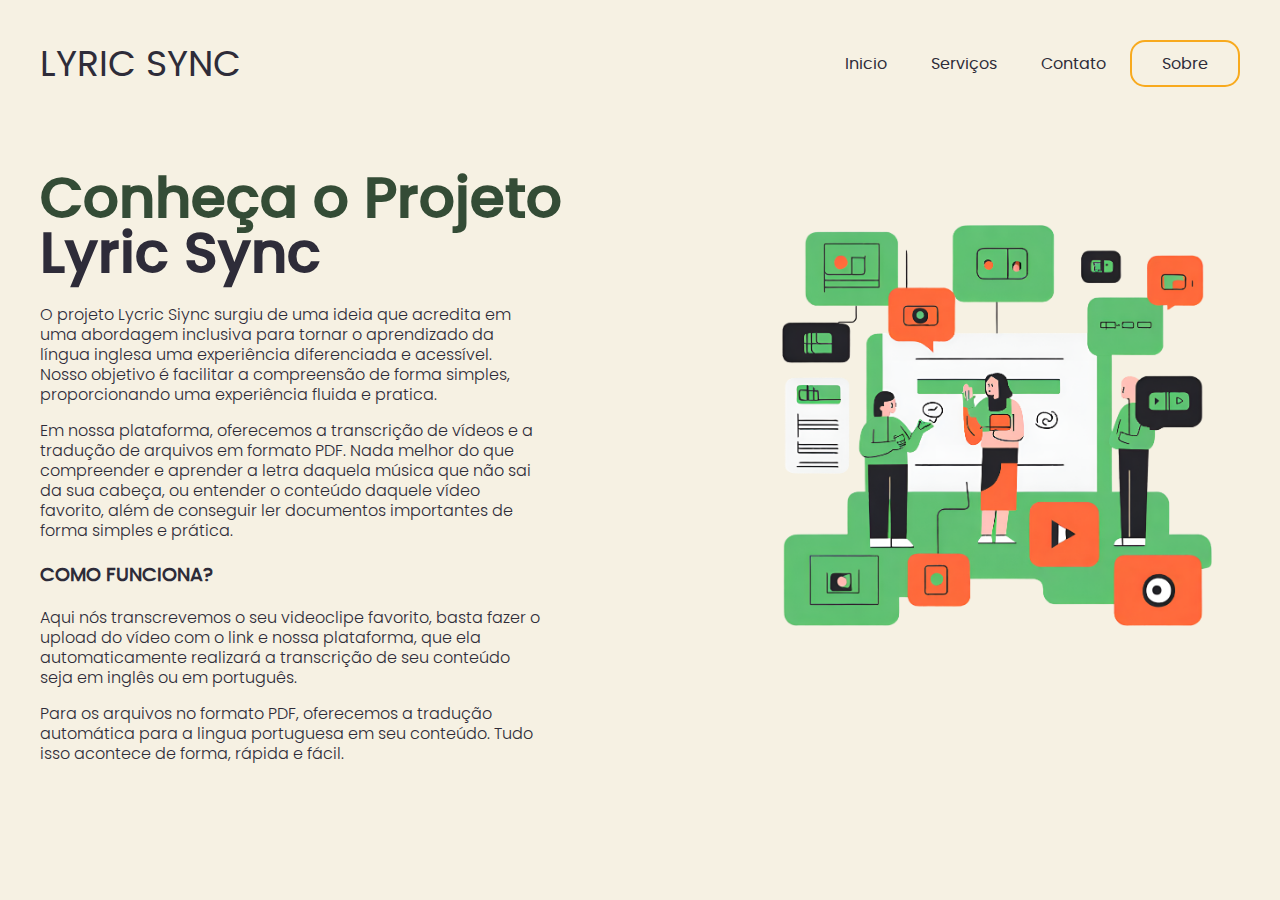
<file: templates/index.html>
<!DOCTYPE html>
<html lang="en" dir="ltr">
<head>
    <meta charset="UTF-8">
    <meta name="viewport" content="width=device-width, initial-scale=1.0">
    <title>LYRIC SYNC</title>
    <link href="../static/css/style.css" rel="stylesheet">
    <link href="../static/css/fonts.css" rel="stylesheet">
    <link href="../static/css/media.css" rel="stylesheet">
    <link rel="web icon" type="png" href="../static/images/03.png">
</head>
<body>
    <header>
        <div id="title">
            <h1>LYRIC SYNC</h1>
            <h1></h1>
        </div>

        <ul>
            <a href="./index"><li>Inicio</li></a>
            <a href="./servicos"><li>Serviços</li></a>
            <a href="./contato"><li>Contato</li></a>
            <a href="./sobre" id="sobre-btn"><li>Sobre</li></a>
        </ul>
    </header>

    <main>
        
        <aside>
            <h2><span>Conheça o Projeto</span></h2>
            <h2>Lyric Sync</h2>
            <p>O projeto Lycric Siync surgiu de uma ideia que acredita em uma abordagem inclusiva para tornar o aprendizado da língua inglesa uma experiência diferenciada e acessível. Nosso objetivo é facilitar a compreensão de forma simples, proporcionando uma experiência fluida e pratica.
            </p>
            <p>Em nossa plataforma, oferecemos a transcrição de vídeos e a tradução de arquivos em formato PDF. Nada melhor do que compreender e aprender a letra daquela música que não sai da sua cabeça, ou entender o conteúdo daquele vídeo favorito, além de conseguir ler documentos importantes de forma simples e prática.
            </p>
            <h3>COMO FUNCIONA?</h3>
            <p>Aqui nós transcrevemos o seu videoclipe favorito, basta fazer o upload do vídeo com o link e nossa plataforma, que ela automaticamente realizará a transcrição de seu conteúdo seja em inglês ou em português. </p>
            <p>Para os arquivos no formato PDF, oferecemos a tradução automática para a lingua portuguesa em seu conteúdo. Tudo isso acontece de forma, rápida e fácil.</p>
        </aside>
        <article>
            <br><br><br>
            <img style="width: 430px;" src="../static/images/tete.png" alt="img index">
        </article>
    </main>
    
</body>
</html>
</file>
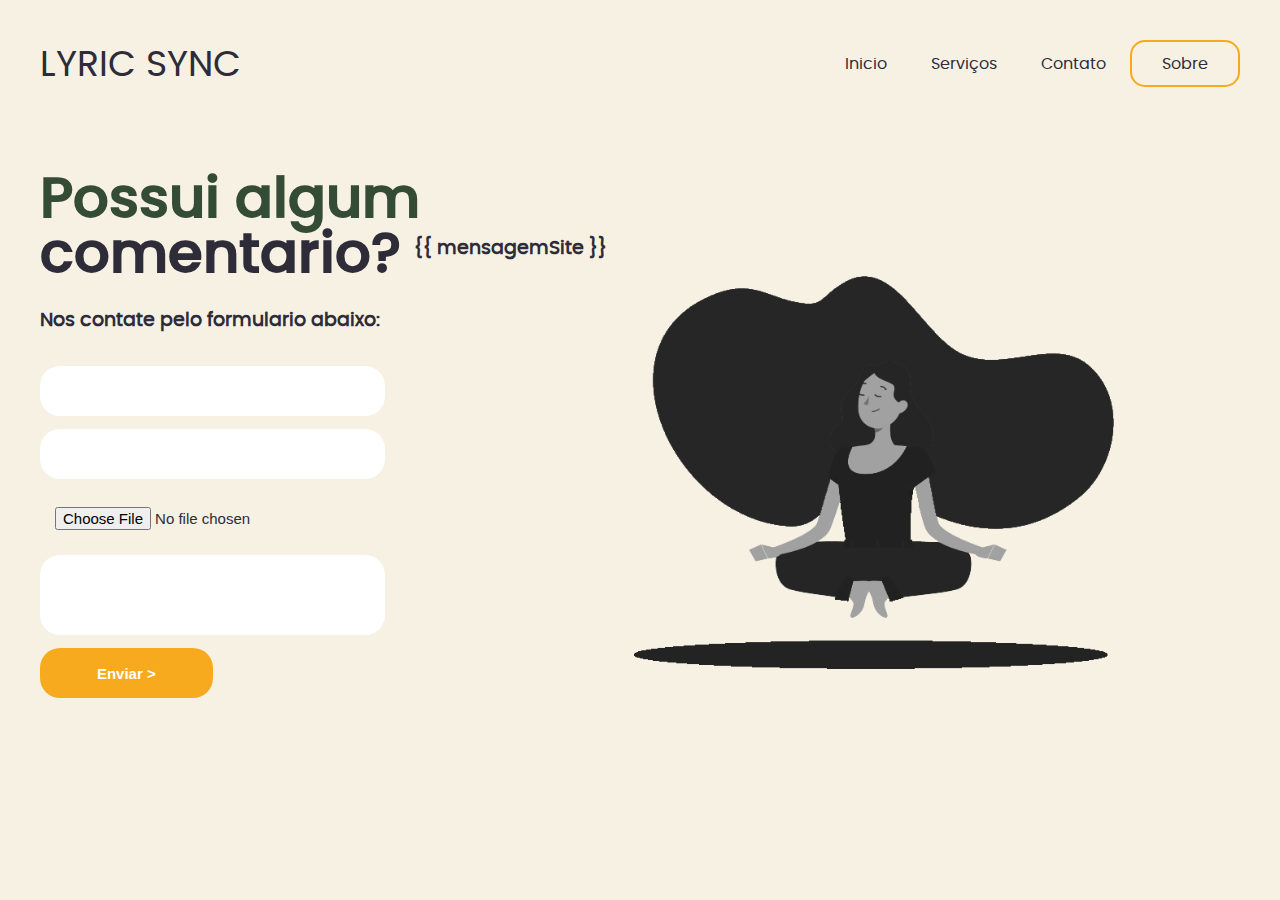
<file: templates/contato.html>
<!DOCTYPE html>
<html lang="en">
    <head>
        <meta charset="UTF-8">
        <meta name="viewport" content="width=device-width, initial-scale=1.0">
        <title>Contato</title>
        <link href="../static/css/style.css" rel="stylesheet">
        <link href="../static/css/fonts.css" rel="stylesheet">
        <link href="../static/css/media.css" rel="stylesheet">
        <link rel="web icon" type="png" href="../static/images/03.png">
    </head>
    <body>
        <header>
            <div id="title">
                <h1>LYRIC SYNC</h1>
            </div>
    
            <ul>
                <a href="./index"><li>Inicio</li></a>
                <a href="./servicos"><li>Serviços</li></a>
                <a href="./contato"><li>Contato</li></a>
                <a href="./sobre" id="sobre-btn"><li>Sobre</li></a>
            </ul>
        </header>
        <main>
            <aside> 
                <h2><span>Possui algum</span></h2>
                    <h2>comentario?</h2>
                    <h3>Nos contate pelo formulario abaixo:</h3>
            <div class="container" style="justify-content: space-between">
                <div>
                    <form id="formulario" action="/enviar" method="POST">
                        <input type="text" id="nome" name="nome" required>
                        <input type="email" id="email" name="email" required>
                        <input type="file" id="anexo" placeholder="Anexo">
                        <input class="text" id="mensagem" name="mensagem"required>
                        <input type="submit" value="Enviar >">
                    </form>
                </div>
                <div class="right">
                    <h3 style="margin-top: -120px;">{{ mensagemSite }}</h3>
                    <br><br<br<br>
                    <img style="margin-top: -30px;" src="../static/images/77d0a7c454e658833800528e748edbe9.png" alt="mulher roxa">
                </div>
            </div>
            </aside>
        </main>
<body>
</body>
</html>
</file>
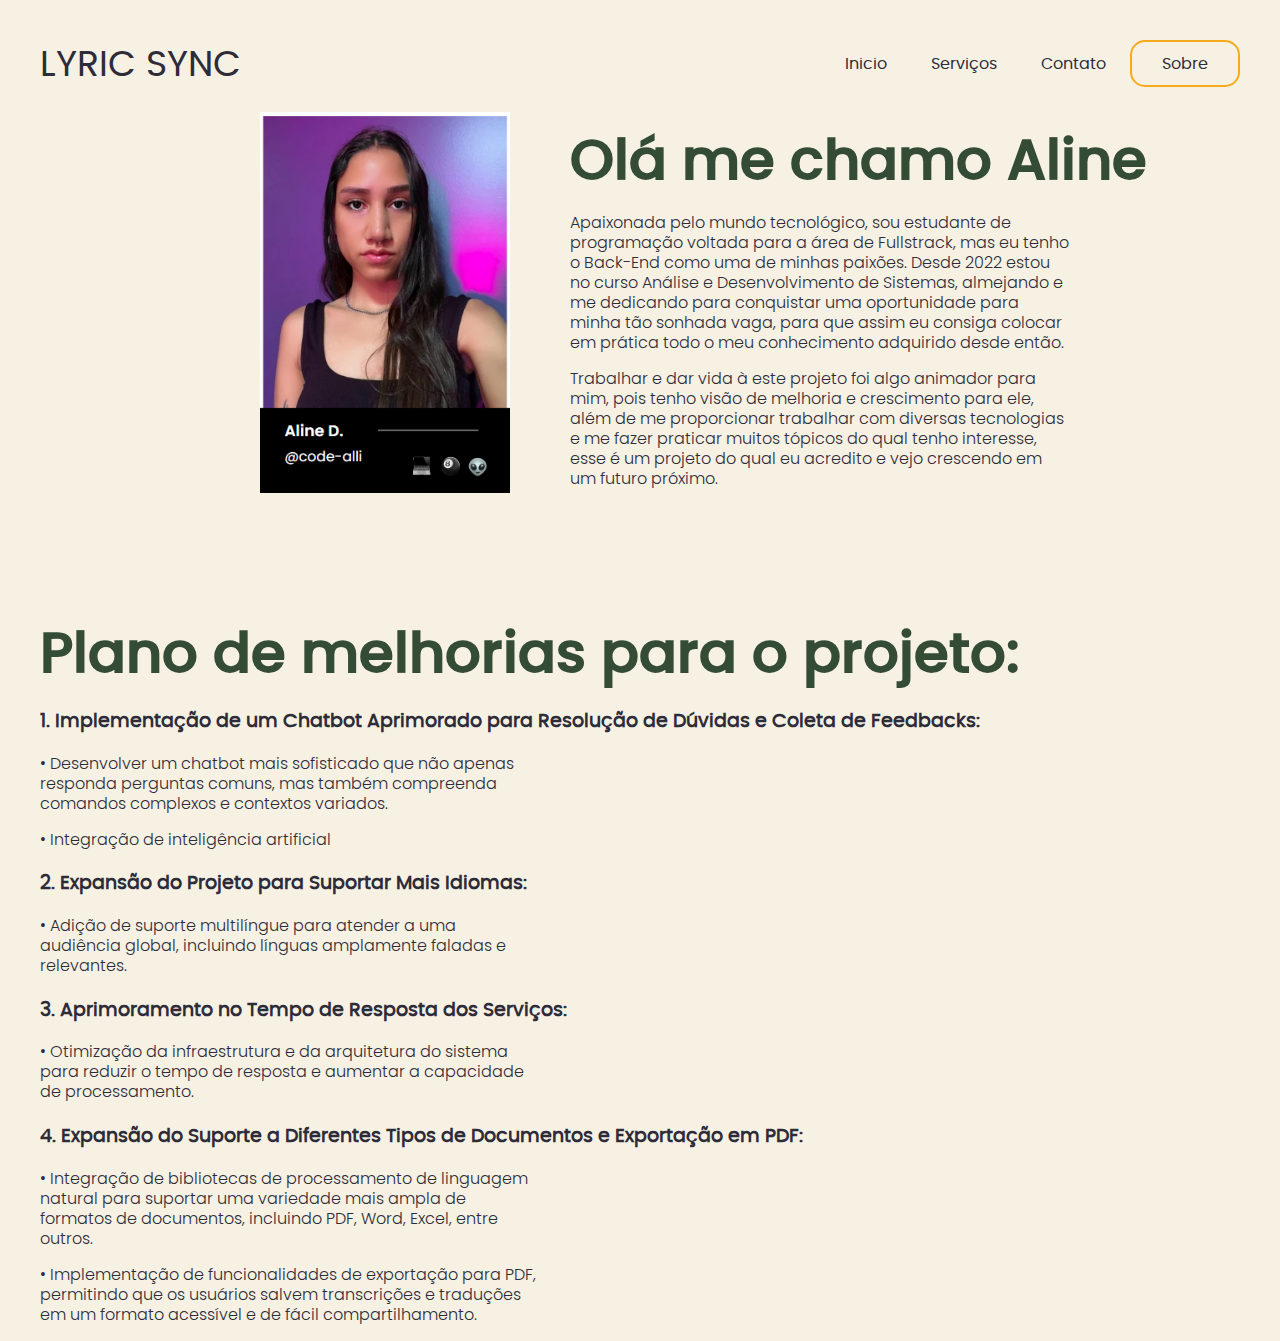
<file: templates/sobre.html>
<!DOCTYPE html>
<html lang="en">
<head>
    <meta charset="UTF-8">
    <meta name="viewport" content="width=device-width, initial-scale=1.0">
    <link href="../static/css/style.css" rel="stylesheet">
    <link href="../static/css/fonts.css" rel="stylesheet">
    <link href="../static/css/media.css" rel="stylesheet">
    <link rel="web icon" type="png" href="../static/images/03.png">
    <title>Sobre</title>
</head>
<body>
    <header>
        <div id="title">
            <h1>LYRIC SYNC</h1>
        </div>

        <ul>
            <a href="./index"><li>Inicio</li></a>
            <a href="./servicos"><li>Serviços</li></a>
            <a href="./contato"><li>Contato</li></a>
            <a href="./sobre" id="sobre-btn"><li>Sobre</li></a>
        </ul>
    </header>
    <div class="container">
        <div class="left" style="padding-left: -50%;">
            <img style="width: 250px;" src="../static/images/perfil.png" alt="img perfil">
        </div>
        <div style="margin-right: 90px;">
            <h2><span>Olá me chamo Aline</span></h2>
            <p>Apaixonada pelo mundo tecnológico, sou estudante de programação voltada para a área de Fullstrack, mas eu tenho o Back-End como uma de minhas paixões. Desde 2022 estou no curso Análise e Desenvolvimento de Sistemas, almejando e me dedicando para conquistar uma oportunidade para minha tão sonhada vaga, para que assim eu consiga colocar em prática todo o meu conhecimento adquirido desde então.</p>
            <p>Trabalhar e dar vida à este projeto foi algo animador para mim, pois tenho visão de melhoria e crescimento para ele, além de me proporcionar trabalhar com diversas tecnologias e me fazer praticar muitos tópicos do qual tenho interesse, esse é um projeto do qual eu acredito e vejo crescendo em um futuro próximo.</p>
        </div>
    </div>

        <div style="float: left;" >
            <br><br><br><br>
            <h2><span>Plano de melhorias para o projeto:</span></h2>
            <h3>1. Implementação de um Chatbot Aprimorado para Resolução de Dúvidas e Coleta de Feedbacks:</h3>
            <p>• Desenvolver um chatbot mais sofisticado que não apenas responda perguntas comuns, mas também compreenda comandos complexos e contextos variados.</p>
            <p>• Integração de inteligência artificial</p>
            <h3>2. Expansão do Projeto para Suportar Mais Idiomas:</h3>
            <p>• Adição de suporte multilíngue para atender a uma audiência global, incluindo línguas amplamente faladas e relevantes.</p>
            <h3>3. Aprimoramento no Tempo de Resposta dos Serviços:</h3>
            <p>• Otimização da infraestrutura e da arquitetura do sistema para reduzir o tempo de resposta e aumentar a capacidade de processamento.</p>
            <h3>4. Expansão do Suporte a Diferentes Tipos de Documentos e Exportação em PDF:</h3>
            <p>• Integração de bibliotecas de processamento de linguagem natural para suportar uma variedade mais ampla de formatos de documentos, incluindo PDF, Word, Excel, entre outros.</p>
            <p>• Implementação de funcionalidades de exportação para PDF, permitindo que os usuários salvem transcrições e traduções em um formato acessível e de fácil compartilhamento.</p>
        </div>
    </div>
</body>
</html>
</file>
<file: static/css/style.css>
body{
    background-color: rgba(246,241,227,255);
    color: rgb(46, 44, 57);
    font-family: poppinsregular;
    max-width: 1200px;
    margin: 0 auto;
    padding: 15px;
}

header{
    display: flex;
    flex-direction: row;
    justify-content: space-between;
    align-items: center;
}

#title{
    flex-direction: column;
    line-height: 10px;
    font-size: 18px;
}

li{
    display: inline-block;
    margin: 20px;
}

a{
    color: rgb(46, 44, 57);
}

a:hover{
    color: rgb(248,170,30);
    transition: 0.3s all;
}

#sobre-btn{
    border: 2px solid rgb(248,170,30);
    padding: 10px;
    border-radius: 15px;
}

#sobre-btn:hover{
    background-color: rgb(248,170,30);
    color: white;
}

h1{
    font-weight: 200;
}

main{
    display: flex;
    flex-direction: row;
    margin-top: 38px;
}

h2{
    font-size: 56px;
    line-height: 8px;
    font-family: poppinsmedium;
}

span{
    color: rgba(52,76,54,255);
}

p{
    line-height: 20px;
    max-width: 500px;
    font-family: poppinslight;
}

img{
    width: 480px;
    height: auto;
    float: left; 
    margin-left: 220px; /* margem à direita para espaço */
}


form{
    display: flex;
    flex-direction: column;
    width: 110%;
}

form [type="submit"]{
    height: 50px;
    width: 50%;
    background-color: rgb(248,170,30);
    color: white;
    font-weight: bold;
}

form [type="submit"]:hover{
    cursor: pointer;
}

input{
    margin-top: 13px;
    height: 20px;
    padding: 15px;
    border-radius: 20px;
    border: none;
    font-size: 15px;
}

/* Botão de enviar*/
button{
    border: 2px solid rgb(248,170,30);
    padding: 10px;
    border-radius: 15px;
}
button{
    background-color: rgb(248,170,30);
    color: white;
}
button:hover{
    cursor: pointer;
}

.centered {
    text-align: right;
}  

.container {
    display: flex;
}

.left {
    margin-right: 60px; 
}

.right {
    margin-left: 60px; 
}

.text {
    height: 50px; 
}
</file>
<file: static/css/fonts.css>
@font-face {
     font-family: 'poppinsblack';
     src: url('../fonts/poppins-black-webfont.woff2') format('woff2'),
          url('../fonts/poppins-black-webfont.woff') format('woff');
     font-weight: normal;
     font-style: normal;

}




@font-face {
     font-family: 'poppinsbold';
     src: url('../fonts/poppins-bold-webfont.woff2') format('woff2'),
          url('../fonts/poppins-bold-webfont.woff') format('woff');
     font-weight: normal;
     font-style: normal;

}




@font-face {
     font-family: 'poppinslight';
     src: url('../fonts/poppins-light-webfont.woff2') format('woff2'),
          url('../fonts/poppins-light-webfont.woff') format('woff');
     font-weight: normal;
     font-style: normal;

}




@font-face {
     font-family: 'poppinsmedium';
     src: url('../fonts/poppins-medium-webfont.woff2') format('woff2'),
          url('../fonts/poppins-medium-webfont.woff') format('woff');
     font-weight: normal;
     font-style: normal;

}




@font-face {
     font-family: 'poppinsregular';
     src: url('../fonts/poppins-regular-webfont.woff2') format('woff2'),
          url('../fonts/poppins-regular-webfont.woff') format('woff');
     font-weight: normal;
     font-style: normal;

}




@font-face {
     font-family: 'poppinssemibold';
     src: url('../fonts/poppins-semibold-webfont.woff2') format('woff2'),
          url('../fonts/poppins-semibold-webfont.woff') format('woff');
     font-weight: normal;
     font-style: normal;

}
</file>
<file: static/css/media.css>
@media screen and (max-width: 760px){
    header{
        flex-direction: column;
    }
    main{
        flex-direction: column;
    }
    h2{
        font-size: 38px;
    }
    form{
        margin: 0 auto;
        width: 100%;
    }
    input{
        align-self: center;
    }
    img{
        margin-top: 60px;
        /*Para fazer a imagem desaparecer: display: none;*/
    }
    ul{
        text-align: center;
    }
}
</file>
